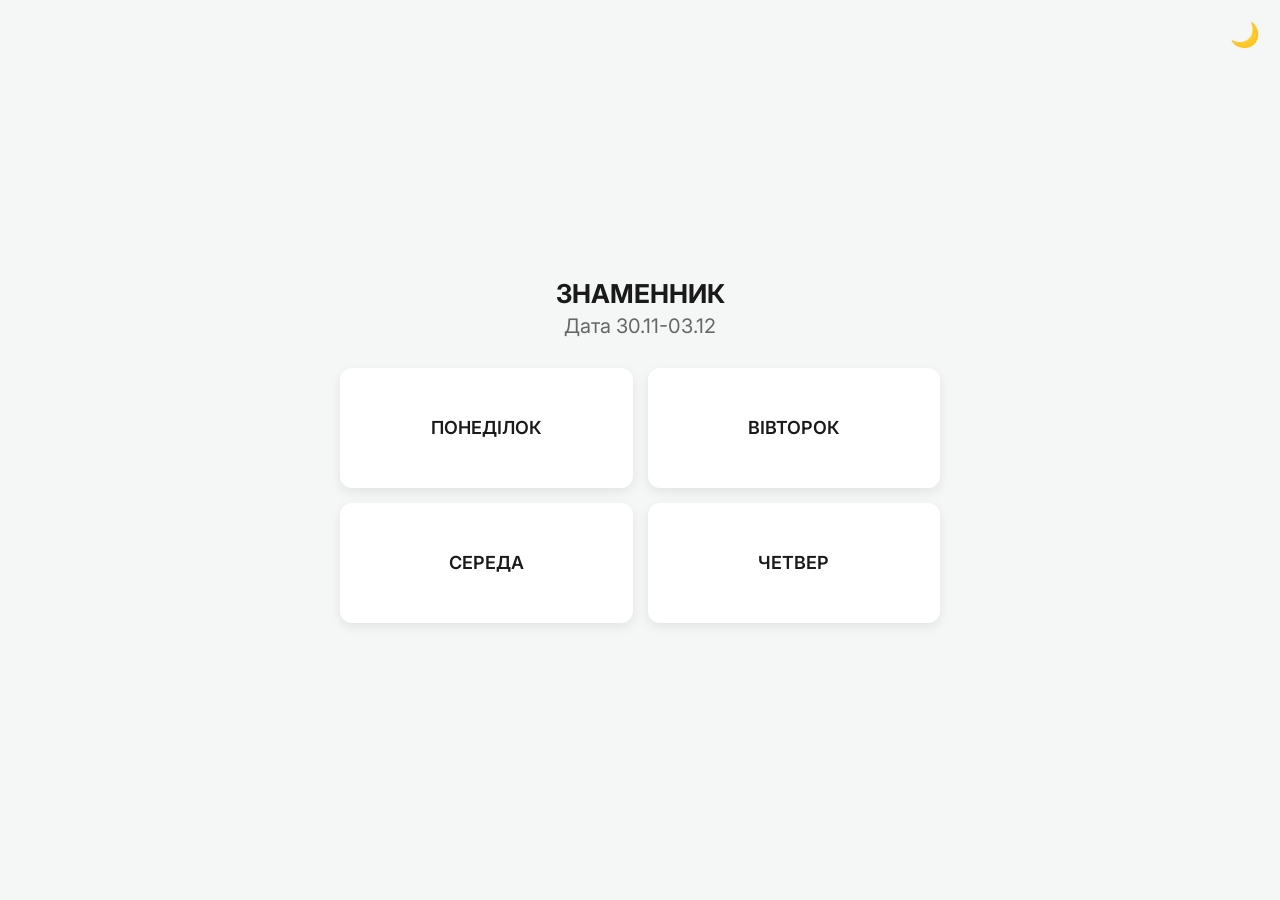
<file: index.html>
<!DOCTYPE html>
<html lang="uk">
<head>
    <meta charset="UTF-8">
    <meta name="viewport" content="width=device-width, initial-scale=1.0">
    
    <title>Розклад занять</title>
    <link rel="stylesheet" href="style.css">

    <!-- Favicon (Іконка вкладки - Календар) -->
    <link rel="icon" href="data:image/svg+xml,<svg xmlns=%22http://www.w3.org/2000/svg%22 viewBox=%220 0 100 100%22><text y=%22.9em%22 font-size=%2290%22>📅</text></svg>">

    <!-- Open Graph Meta Tags (Прев'ю для Telegram/Viber) -->
    <meta property="og:title" content="Розклад занять | Економічний факультет ЛНУ">
    <meta property="og:description" content="Інтерактивний розклад пар (чисельник/знаменник) з картами аудиторій та інформацією про викладачів.">
    <!-- ВАЖЛИВО: Завантаж картинку preview.jpg у свій репозиторій -->
    <meta property="og:image" content="https://AndrewShadowStar.github.io/LNU-schedule/preview.jpg">
    <meta property="og:url" content="https://AndrewShadowStar.github.io/LNU-schedule/">
    <meta property="og:type" content="website">
</head>
<body>
    <!-- Кнопка теми -->
    <button id="theme-toggle" class="theme-toggle">🌙</button>
    
    <div class="container">
        <h1 id="week-type">ЧИСЕЛЬНИК/ЗНАМЕННИК</h1>
        <h2 id="week-dates">Дата ...</h2>
        
        <!-- Віджет наступної/поточної пари -->
        <div id="next-class-widget"></div>
        
        <div class="grid-buttons">
            <a href="day.html?day=monday" class="day-btn">ПОНЕДІЛОК</a>
            <a href="day.html?day=tuesday" class="day-btn">ВІВТОРОК</a>
            <a href="day.html?day=wednesday" class="day-btn">СЕРЕДА</a>
            <a href="day.html?day=thursday" class="day-btn">ЧЕТВЕР</a>
        </div>
    </div>
    
    <!-- ТУТ БУЛА ПРОБЛЕМА: Ми підключили базу даних до головної сторінки -->
    <script src="data.js"></script>
    <script src="app.js"></script>
</body>
</html>
</file>
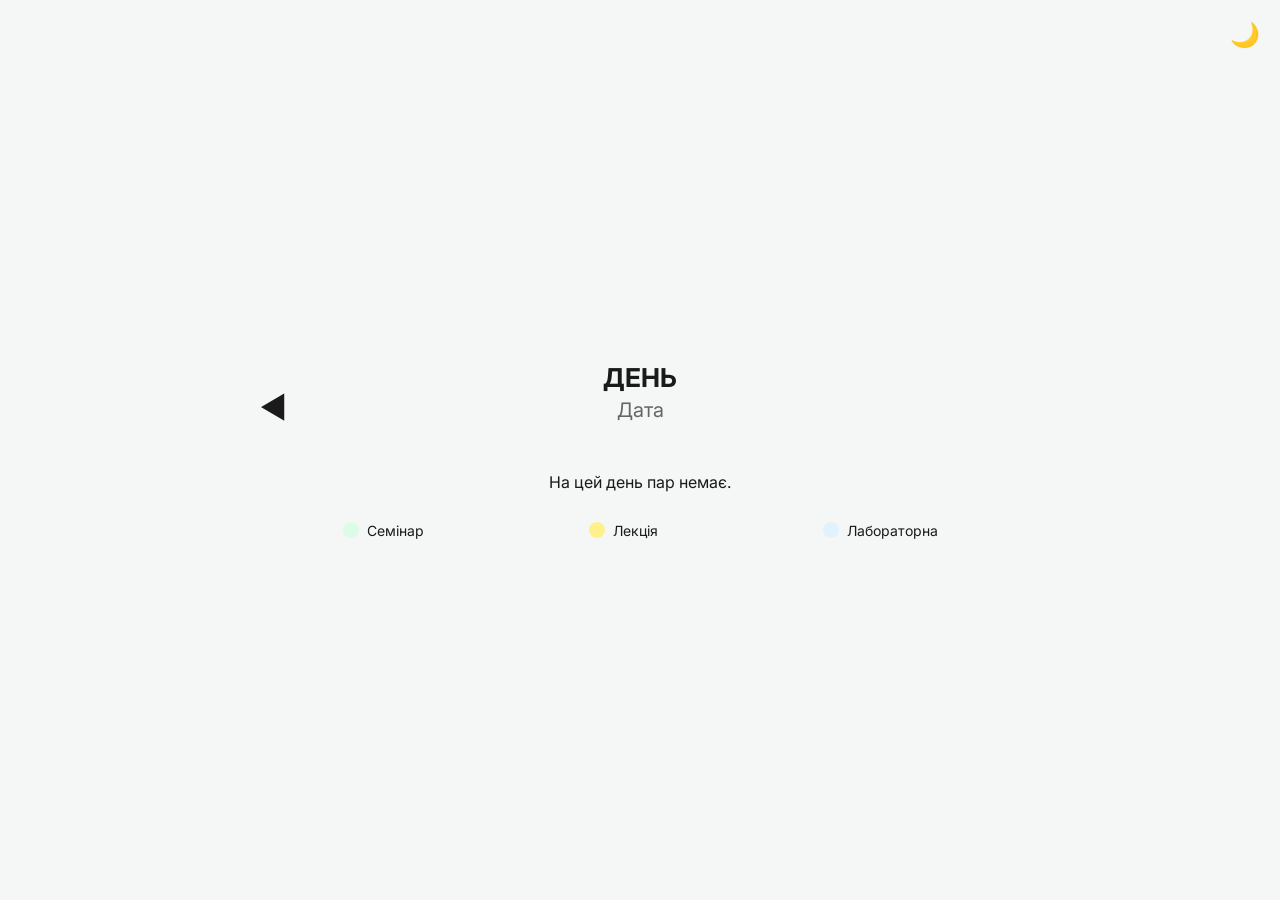
<file: day.html>
<!DOCTYPE html>
<html lang="uk">
<head>
    <meta charset="UTF-8">
    <meta name="viewport" content="width=device-width, initial-scale=1.0">
    <title>Розклад на день</title>
    <link rel="stylesheet" href="style.css">
</head>
<body>
    <div class="container">
        <div class="header-nav">
            <a href="index.html" class="back-btn">&#9664;</a>
            <div class="title-container">
                <h1 id="day-title">ДЕНЬ</h1>
                <h2 id="day-date">Дата</h2>
            </div>
        </div>
        
        <div id="schedule-list">
            <!-- Сюди скрипт буде додавати пари -->
        </div>

        <div class="legend">
            <div class="leg-item"><div class="circle bg-sem"></div> Семінар</div>
            <div class="leg-item"><div class="circle bg-lec"></div> Лекція</div>
            <div class="leg-item"><div class="circle bg-lab"></div> Лабораторна</div>
        </div>
    </div>

<!-- Обов'язково підключаємо базу даних ПЕРЕД логікою -->
    <script src="data.js"></script>
    <script src="app.js"></script>
</body>
<button id="theme-toggle" class="theme-toggle">🌙</button>
</html>
</file>
<file: style.css>
@import url('https://fonts.googleapis.com/css2?family=Inter:wght@400;600;700&display=swap');

/* Змінні для світлої теми (Пастельна палітра) */
:root {
    --bg-color: #f4f7f6;
    --text-color: #1a1a1a;
    --card-bg: #ffffff;
    --shadow: 0 4px 12px rgba(0, 0, 0, 0.08);
    --border-color: transparent;
    --radius: 12px;
    
    /* Пастельні кольори пар */
    --lab-bg: #e0f2fe; /* М'який блакитний */
    --lec-bg: #fef08a; /* М'який жовтий */
    --sem-bg: #dcfce7; /* М'який зелений */
    
    --accent: #3b82f6; /* Синій для активних елементів */
}

/* Змінні для темної теми */
[data-theme="dark"] {
    --bg-color: #121212;
    --text-color: #e5e5e5;
    --card-bg: #1e1e1e;
    --shadow: 0 4px 12px rgba(0, 0, 0, 0.4);
    --border-color: #333333;
    
    /* Приглушені кольори пар для темної теми */
    --lab-bg: #0369a1; 
    --lec-bg: #a16207; 
    --sem-bg: #15803d; 
}

* {
    box-sizing: border-box;
    margin: 0;
    padding: 0;
    font-family: 'Inter', sans-serif;
}

body {
    background-color: var(--bg-color);
    color: var(--text-color);
    display: flex;
    justify-content: center;
    align-items: center;
    min-height: 100vh;
    transition: background-color 0.3s, color 0.3s;
}

.container {
    width: 100%;
    max-width: 800px; 
    padding: 20px;
    text-align: center;
}

h1 { font-size: 26px; margin-bottom: 5px; font-weight: 700; }
h2 { font-size: 20px; margin-bottom: 30px; font-weight: 400; color: #666; }
[data-theme="dark"] h2 { color: #aaa; }

/* --- ГОЛОВНА СТОРІНКА --- */
.grid-buttons {
    display: grid;
    grid-template-columns: 1fr 1fr;
    gap: 15px;
    max-width: 600px;
    margin: 0 auto;
}

.day-btn {
    display: flex;
    justify-content: center;
    align-items: center;
    background-color: var(--card-bg);
    color: var(--text-color);
    text-decoration: none;
    font-size: 18px;
    font-weight: 600;
    border: 1px solid var(--border-color);
    border-radius: var(--radius);
    height: 120px;
    box-shadow: var(--shadow);
    transition: transform 0.2s, box-shadow 0.2s;
}

.day-btn:hover {
    transform: translateY(-2px);
    box-shadow: 0 6px 16px rgba(0, 0, 0, 0.12);
}

.day-btn.active-day {
    background-color: var(--accent);
    color: white;
}

/* --- СТОРІНКА ДНЯ (КАРТКИ ПАР) --- */
.header-nav {
    display: flex;
    align-items: center;
    margin-bottom: 20px;
    position: relative;
}
.back-btn {
    text-decoration: none;
    color: var(--text-color);
    font-size: 30px;
    position: absolute;
    left: 0;
}
.title-container { width: 100%; text-align: center; }

.class-card {
    display: flex;
    background-color: var(--card-bg);
    border-radius: var(--radius);
    margin-bottom: 15px;
    align-items: stretch;
    text-align: left;
    box-shadow: var(--shadow);
    overflow: hidden;
    position: relative;
}

.class-time {
    width: 75px;
    padding: 10px;
    display: flex;
    flex-direction: column;
    justify-content: center;
    align-items: center;
    font-weight: 700;
    font-size: 13px;
    background-color: rgba(0,0,0,0.03);
    border-right: 1px solid rgba(0,0,0,0.05);
}
[data-theme="dark"] .class-time { background-color: rgba(255,255,255,0.03); }

.class-info {
    flex-grow: 1;
    padding: 15px;
    font-size: 15px;
    line-height: 1.4;
}

.class-link {
    color: var(--accent);
    text-decoration: none;
    font-weight: 600;
}

.info-btn {
    width: 50px;
    display: flex;
    justify-content: center;
    align-items: center;
    text-decoration: none;
    color: var(--text-color);
    font-size: 20px;
    opacity: 0.5;
}
.info-btn:hover { opacity: 1; }

/* Кольори пар (застосовуються як лівий маркер) */
.bg-lab { border-left: 6px solid var(--lab-bg); }
.bg-lec { border-left: 6px solid var(--lec-bg); }
.bg-sem { border-left: 6px solid var(--sem-bg); }

/* Підсвічування поточної пари */
.current-class {
    border: 2px solid var(--accent);
    animation: pulse 2s infinite;
}

@keyframes pulse {
    0% { box-shadow: 0 0 0 0 rgba(59, 130, 246, 0.4); }
    70% { box-shadow: 0 0 0 10px rgba(59, 130, 246, 0); }
    100% { box-shadow: 0 0 0 0 rgba(59, 130, 246, 0); }
}

/* Легенда */
.legend {
    display: flex;
    justify-content: space-around;
    margin-top: 30px;
    font-size: 14px;
}
.leg-item { display: flex; align-items: center; gap: 8px; }
.circle {
    width: 16px; height: 16px; border-radius: 50%;
}
.circle.bg-lab { background-color: var(--lab-bg); border: none;}
.circle.bg-lec { background-color: var(--lec-bg); border: none;}
.circle.bg-sem { background-color: var(--sem-bg); border: none;}

/* --- ГЕОЛОКАЦІЯ ТА ІНФО --- */
.info-content { display: flex; align-items: stretch; gap: 20px; justify-content: center; }
.photo-container { display: flex; flex-shrink: 0; width: 250px; border-radius: var(--radius); overflow: hidden; box-shadow: var(--shadow); }
.photo-container img { width: 100%; height: 100%; object-fit: cover; }
.details-container { background-color: var(--card-bg); border-radius: var(--radius); padding: 30px; display: flex; flex-direction: column; justify-content: center; flex-grow: 1; text-align: center; box-shadow: var(--shadow); }

.geo-layout { display: grid; grid-template-columns: 1fr 1fr; gap: 20px; align-items: start; }
.map-container iframe { width: 100%; height: 400px; border-radius: var(--radius); border: none; box-shadow: var(--shadow); }
.geo-info-side { display: flex; flex-direction: column; justify-content: space-between; height: 400px; }
#geo-address { font-size: 20px; text-align: left; margin: 0; color: var(--text-color); font-weight: 700;}
.photo-wrapper { width: 100%; flex-grow: 1; display: flex; align-items: flex-end; margin-top: 15px;}
.photo-wrapper img { width: 100%; max-height: 320px; object-fit: cover; border-radius: var(--radius); box-shadow: var(--shadow); }

/* Віджет наступної пари */
#next-class-widget {
    background-color: var(--card-bg);
    border-radius: var(--radius);
    padding: 15px;
    margin-bottom: 20px;
    box-shadow: var(--shadow);
    font-size: 14px;
    font-weight: 600;
    color: var(--accent);
    display: none; /* Приховано за замовчуванням */
}

/* Перемикач теми */
.theme-toggle {
    position: absolute;
    top: 20px;
    right: 20px;
    background: none;
    border: none;
    font-size: 24px;
    cursor: pointer;
}

@media (max-width: 768px) {
    .info-content, .geo-layout { display: flex; flex-direction: column; }
    .photo-container { width: 100%; height: 300px; }
    .geo-info-side { height: auto; gap: 15px; }
    .map-container iframe { height: 300px; }
    .grid-buttons { display: flex; flex-direction: column; }
}

/* Дизайн для скасованих пар Приймака */
.bg-canceled { background-color: #e0e0e0; border-left: 5px solid #999; color: #666; }
[data-theme="dark"] .bg-canceled { background-color: #2a2a2a; border-left: 5px solid #555; color: #aaa; }

/* Стиль для гіфки Мельника */
.melnyk-gif { width: 35px; height: 35px; cursor: pointer; vertical-align: middle; margin-left: 10px; border-radius: 8px; transition: transform 0.2s; }
.melnyk-gif:hover { transform: scale(1.1); }
</file>
